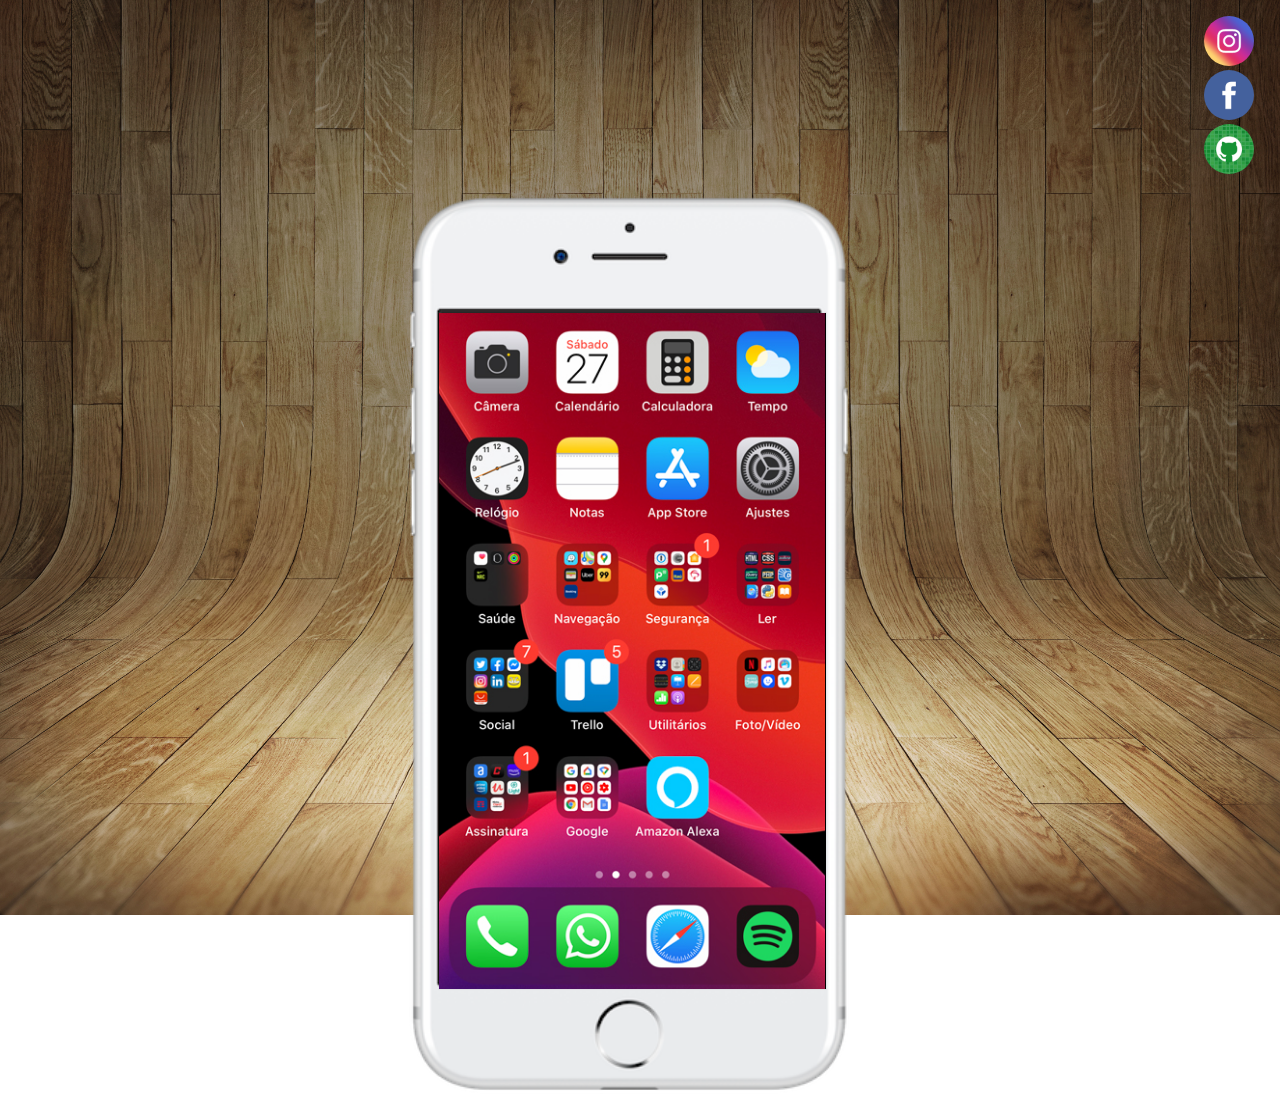
<file: index.html>
<!DOCTYPE html>
<html lang="pt-br">
<head>
    <meta charset="UTF-8">
    <meta name="viewport" content="width=device-width, initial-scale=1.0">
    <title>Redes Sociais</title>
    <link rel="stylesheet" href="style/style.css">
    <link rel="shortcut icon" href="favicon.ico" type="image/x-icon">
</head>
<body>
    <section id="redessociais">
            <ul>
                <li><a href="instagram.html" target="telacel" class="imagens">
                    <img src="imagens/logo-instagram.jpg" alt="" class="logos">
                </a></li>
                <li><a href="facebook.html" target="telacel">
                    <img src="imagens/logo-facebook.jpg" alt="" class="logos">
                </a></li>
                <li><a href="">
                    <img src="imagens/logo-github.jpg" alt="" class="logos">
                </a></li>
            </ul>
        </section>
    <main>
        
        <section class="telefone">
            <iframe class="tela" name="telacel" src="home.html" frameborder="0"></iframe>
        </section>
    </main>
</body>
</html>
</file>
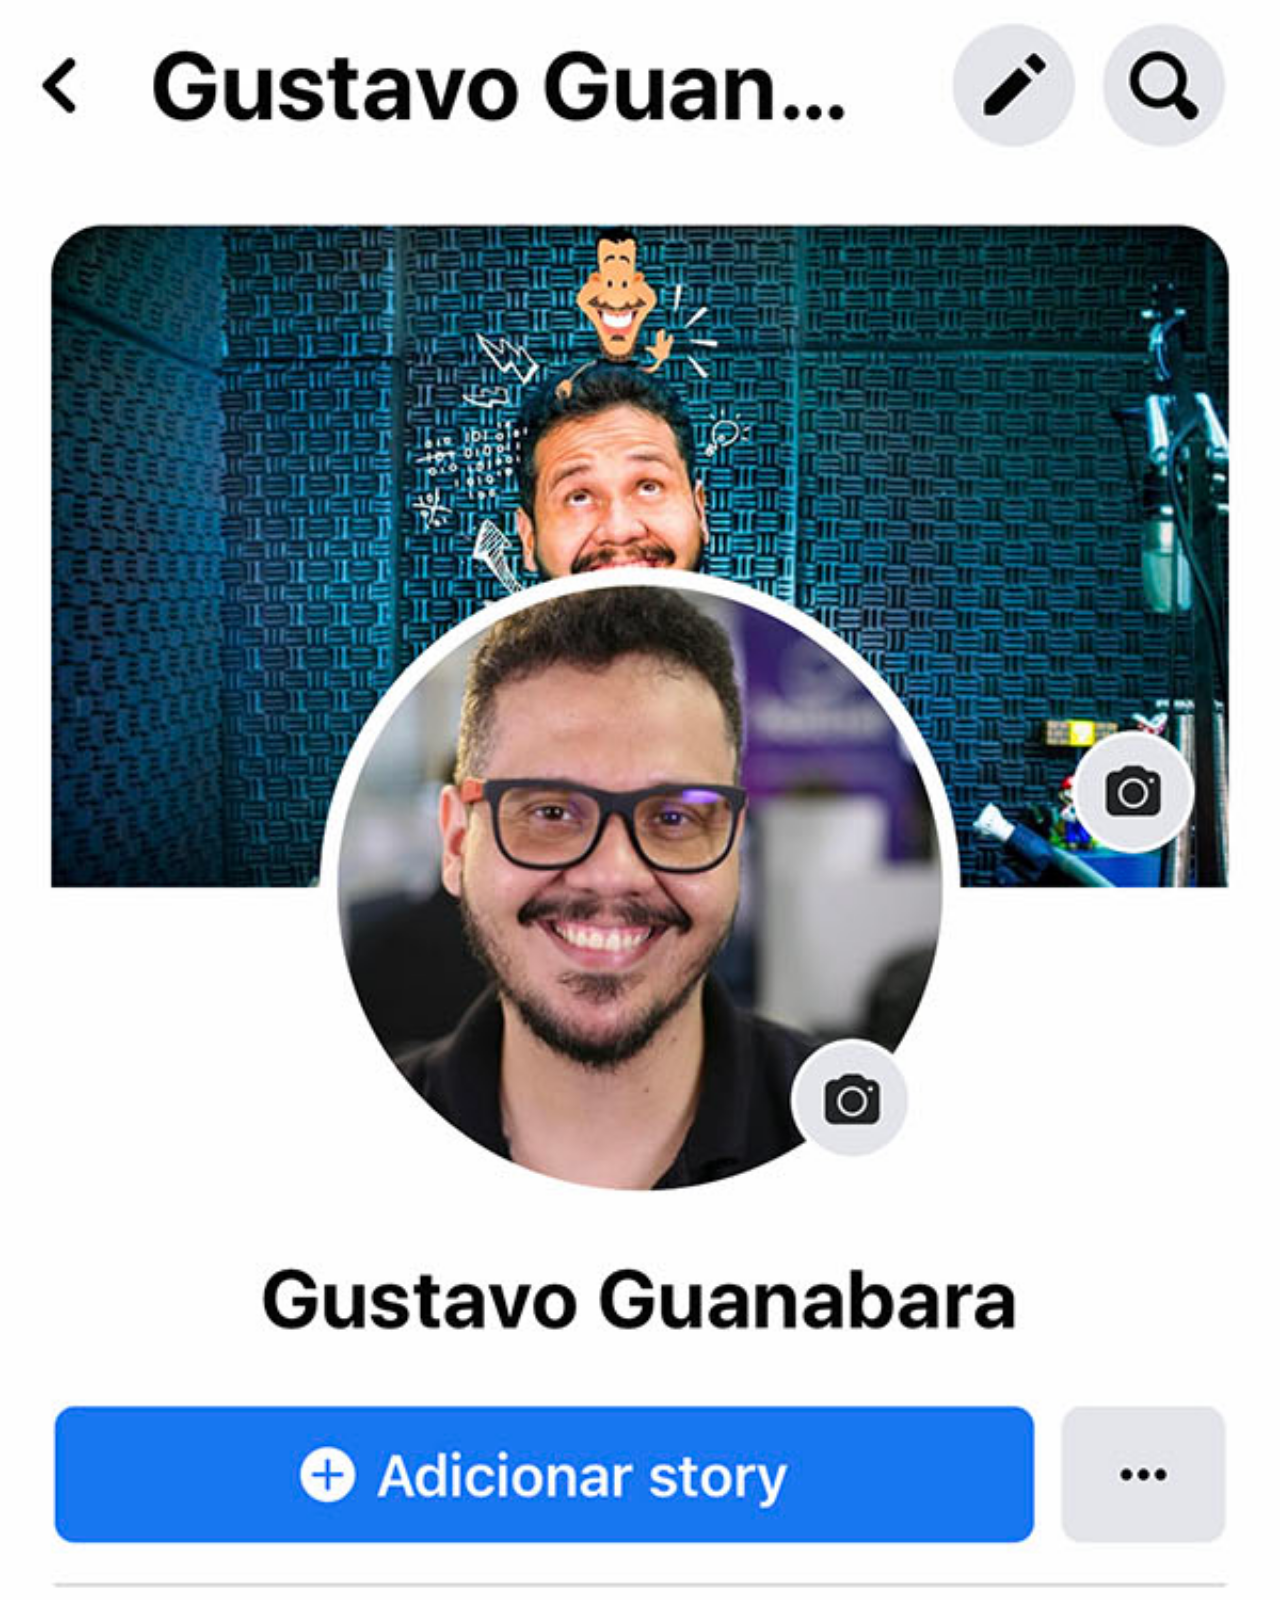
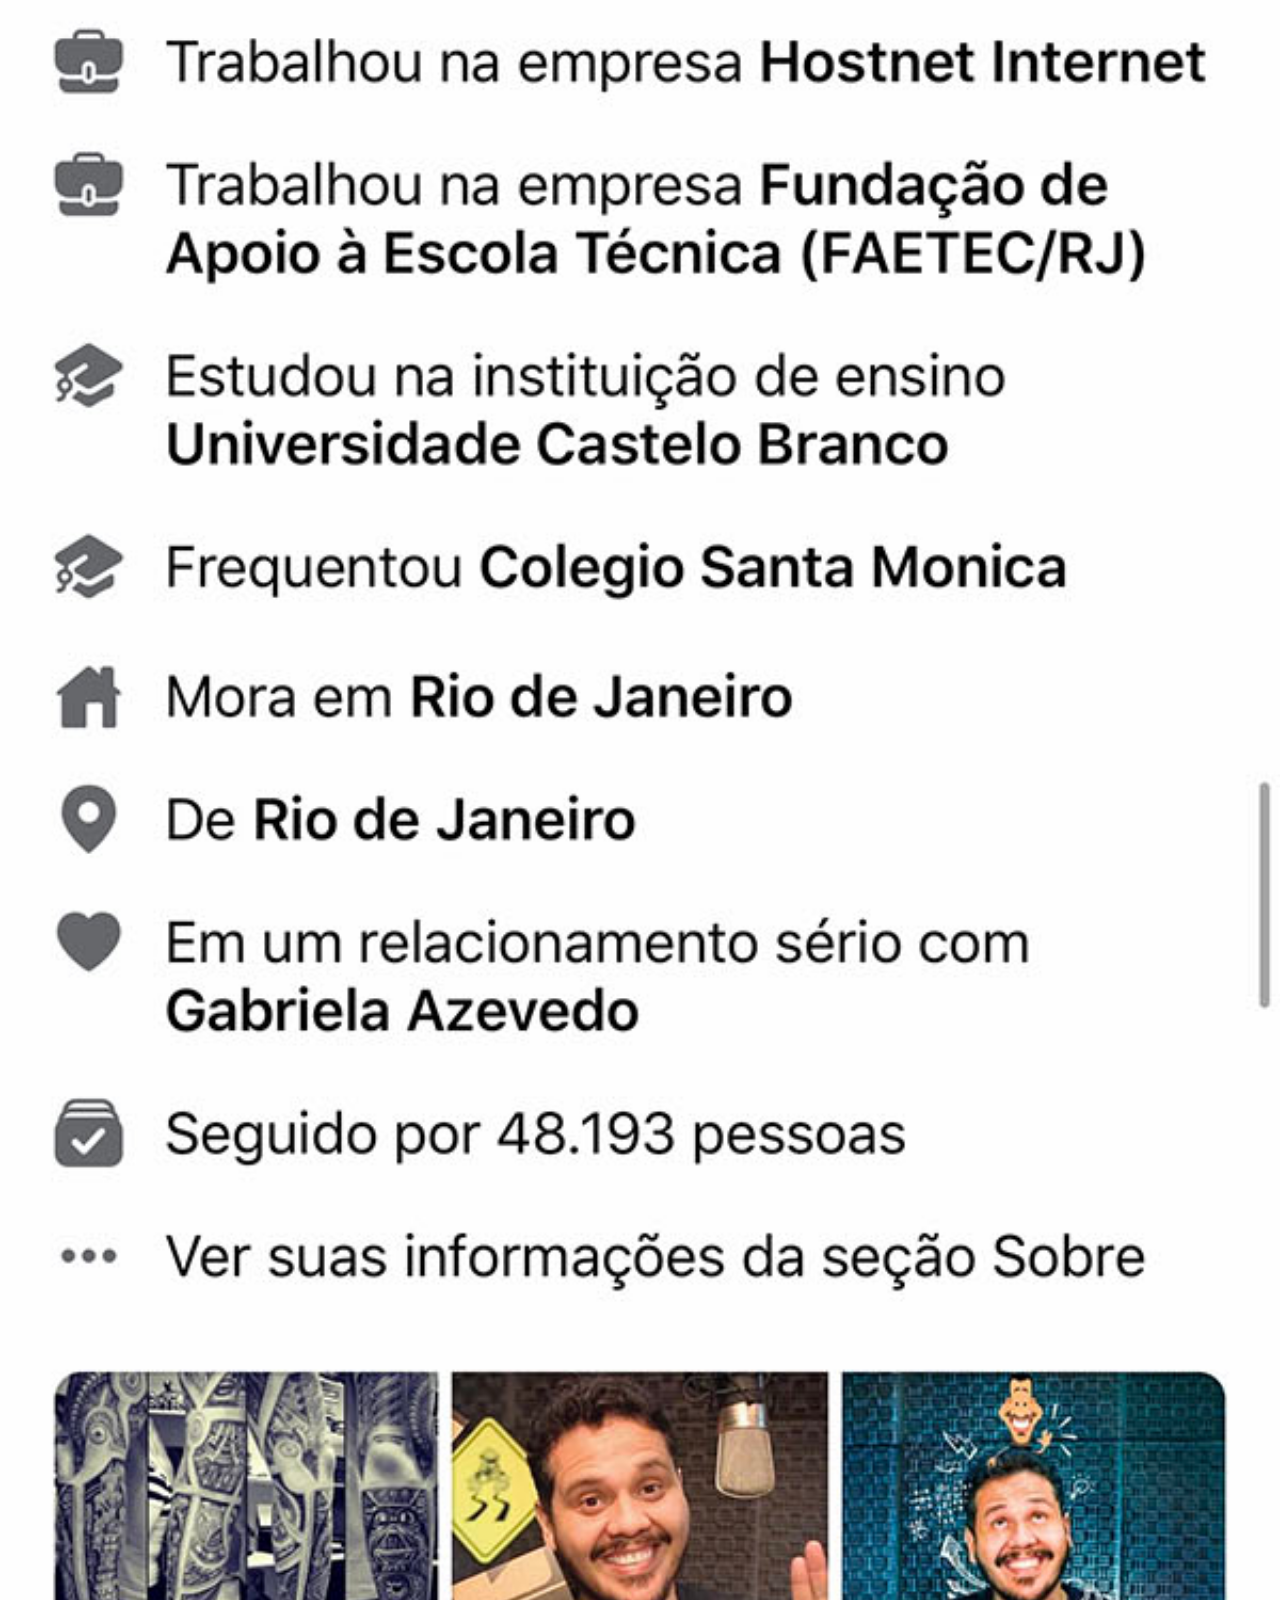
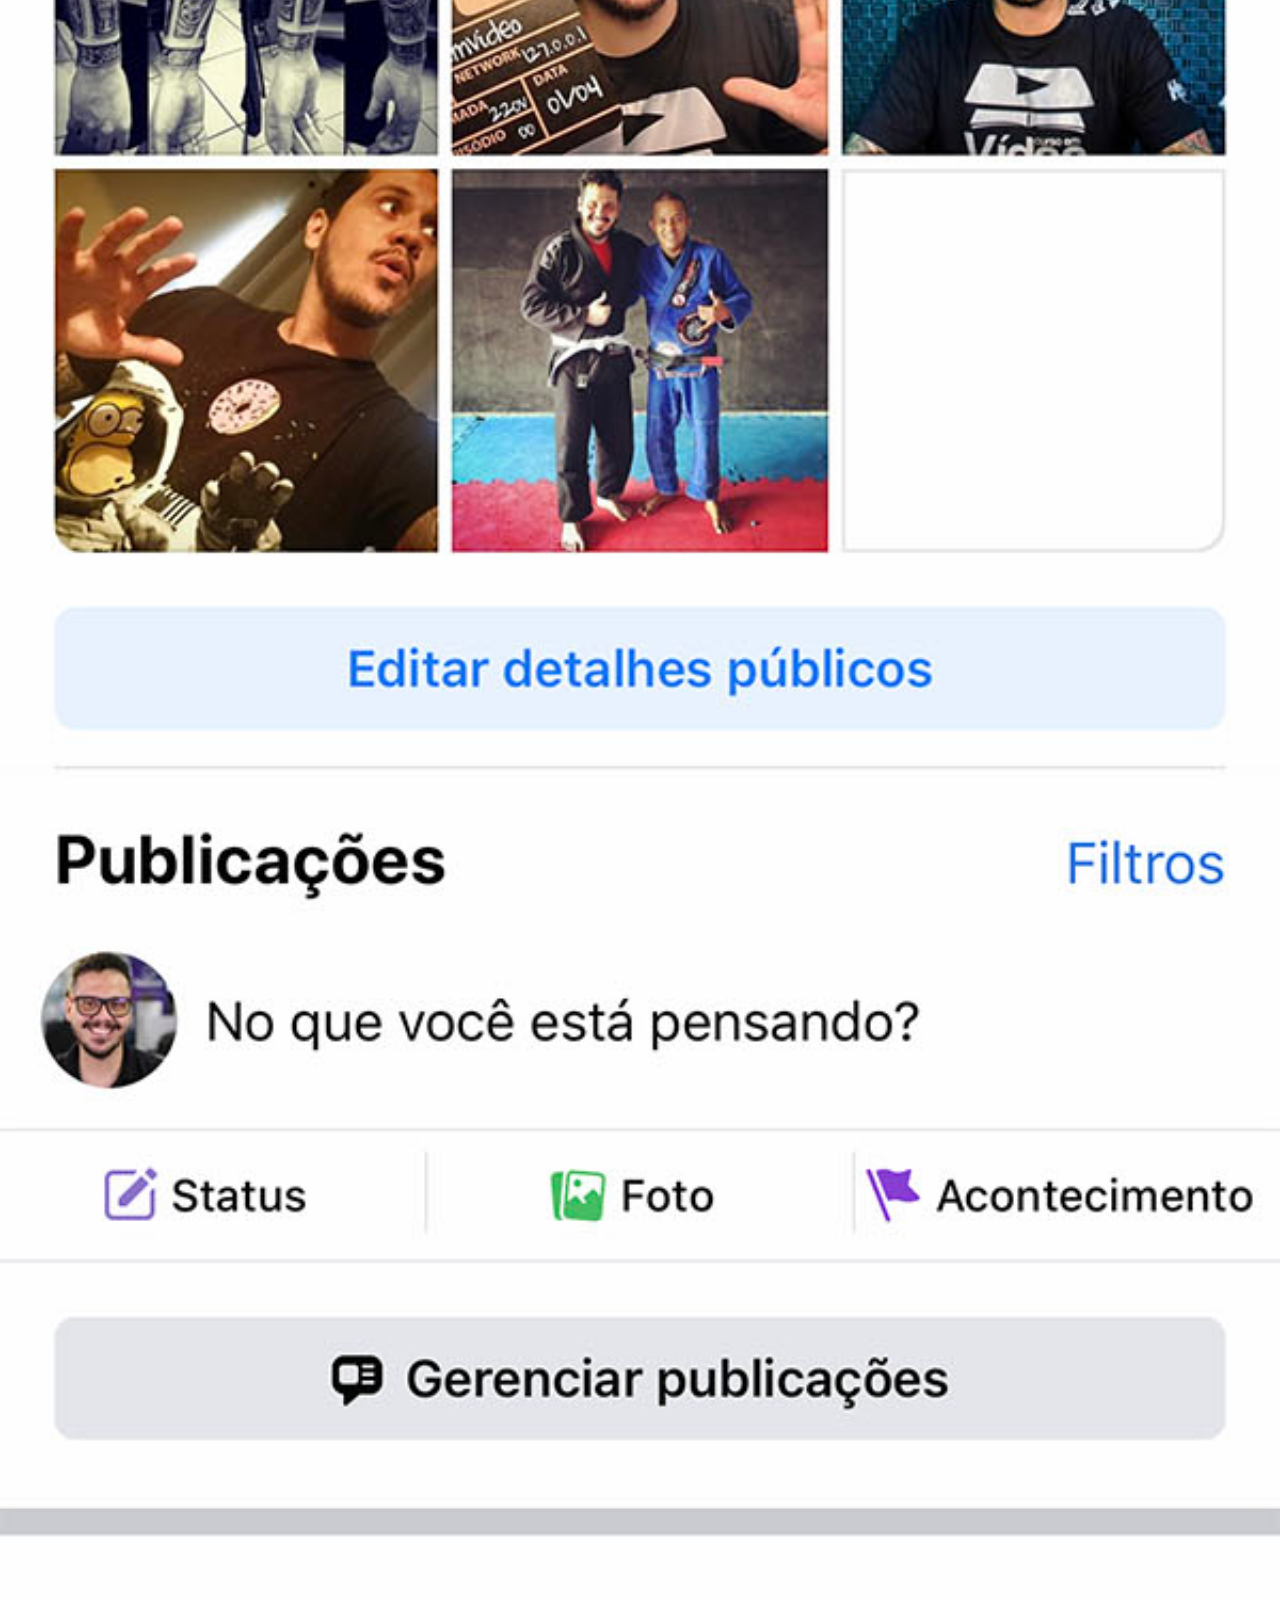
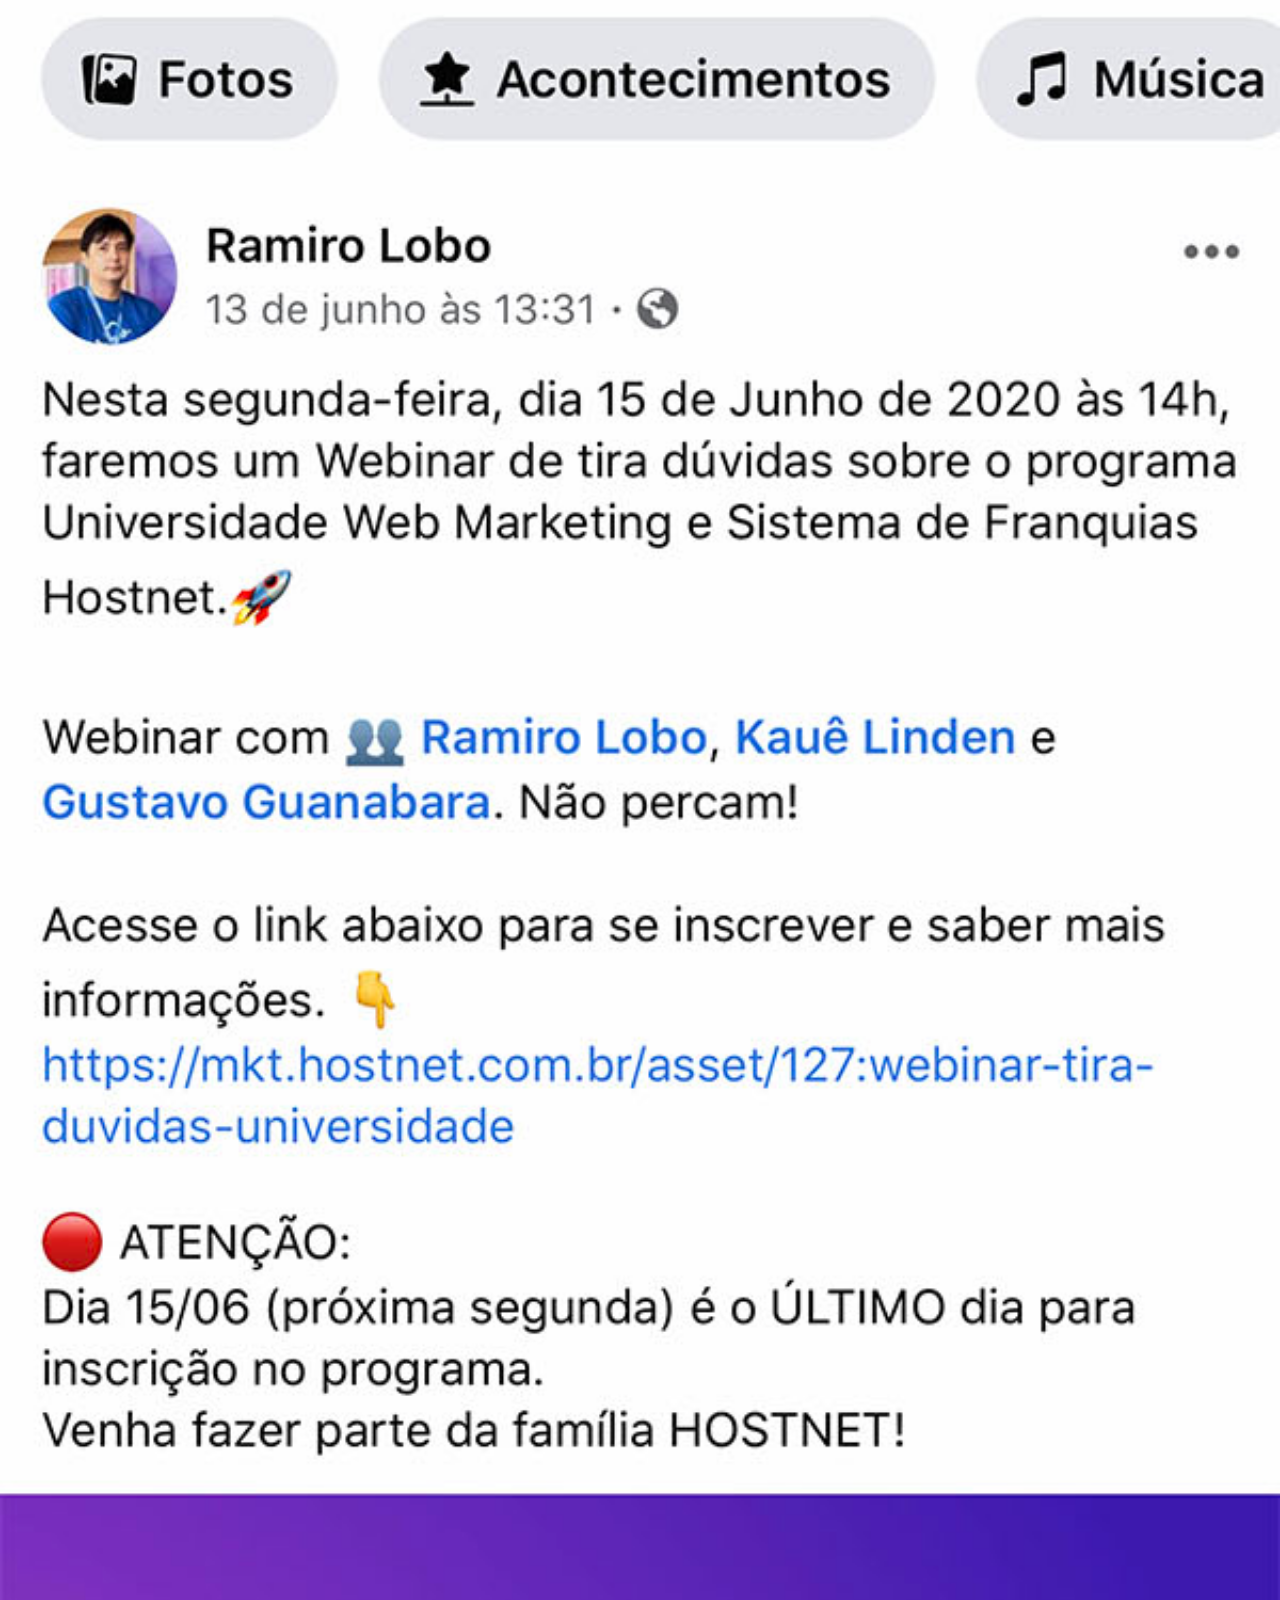
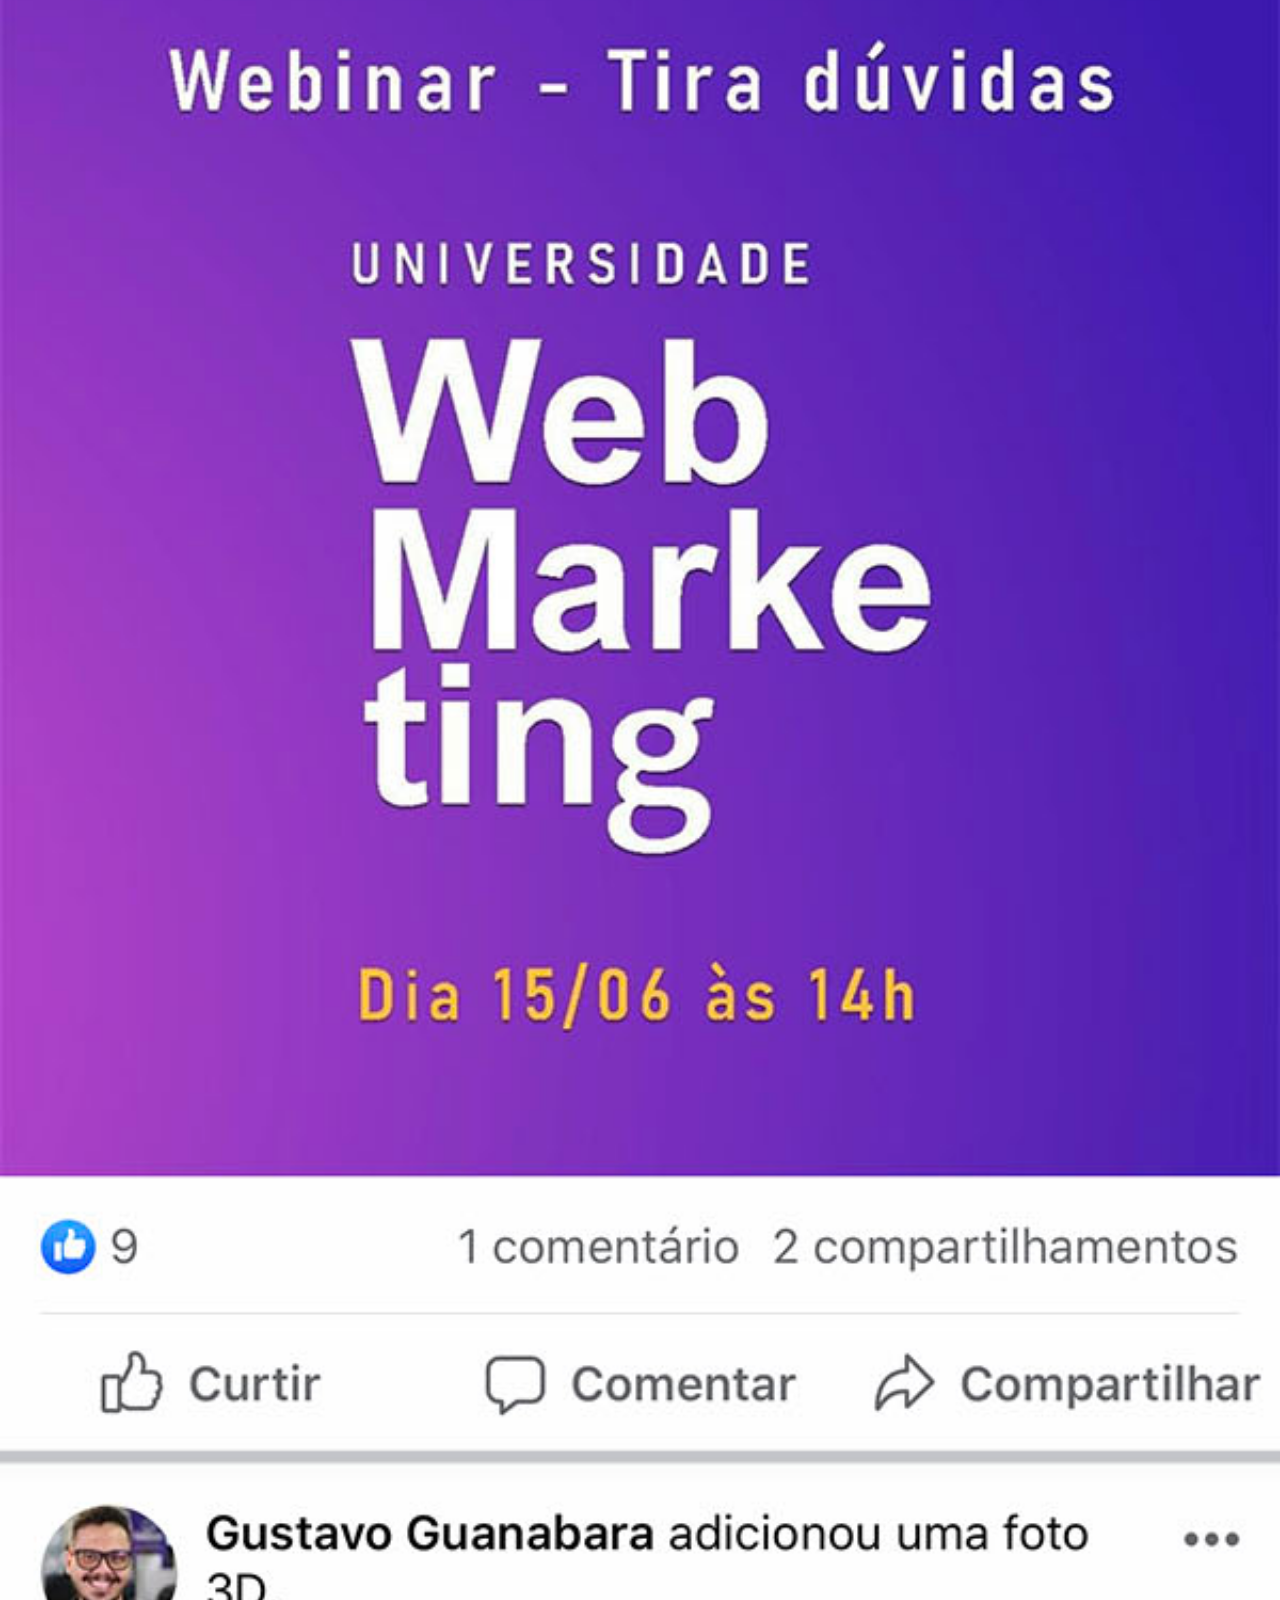
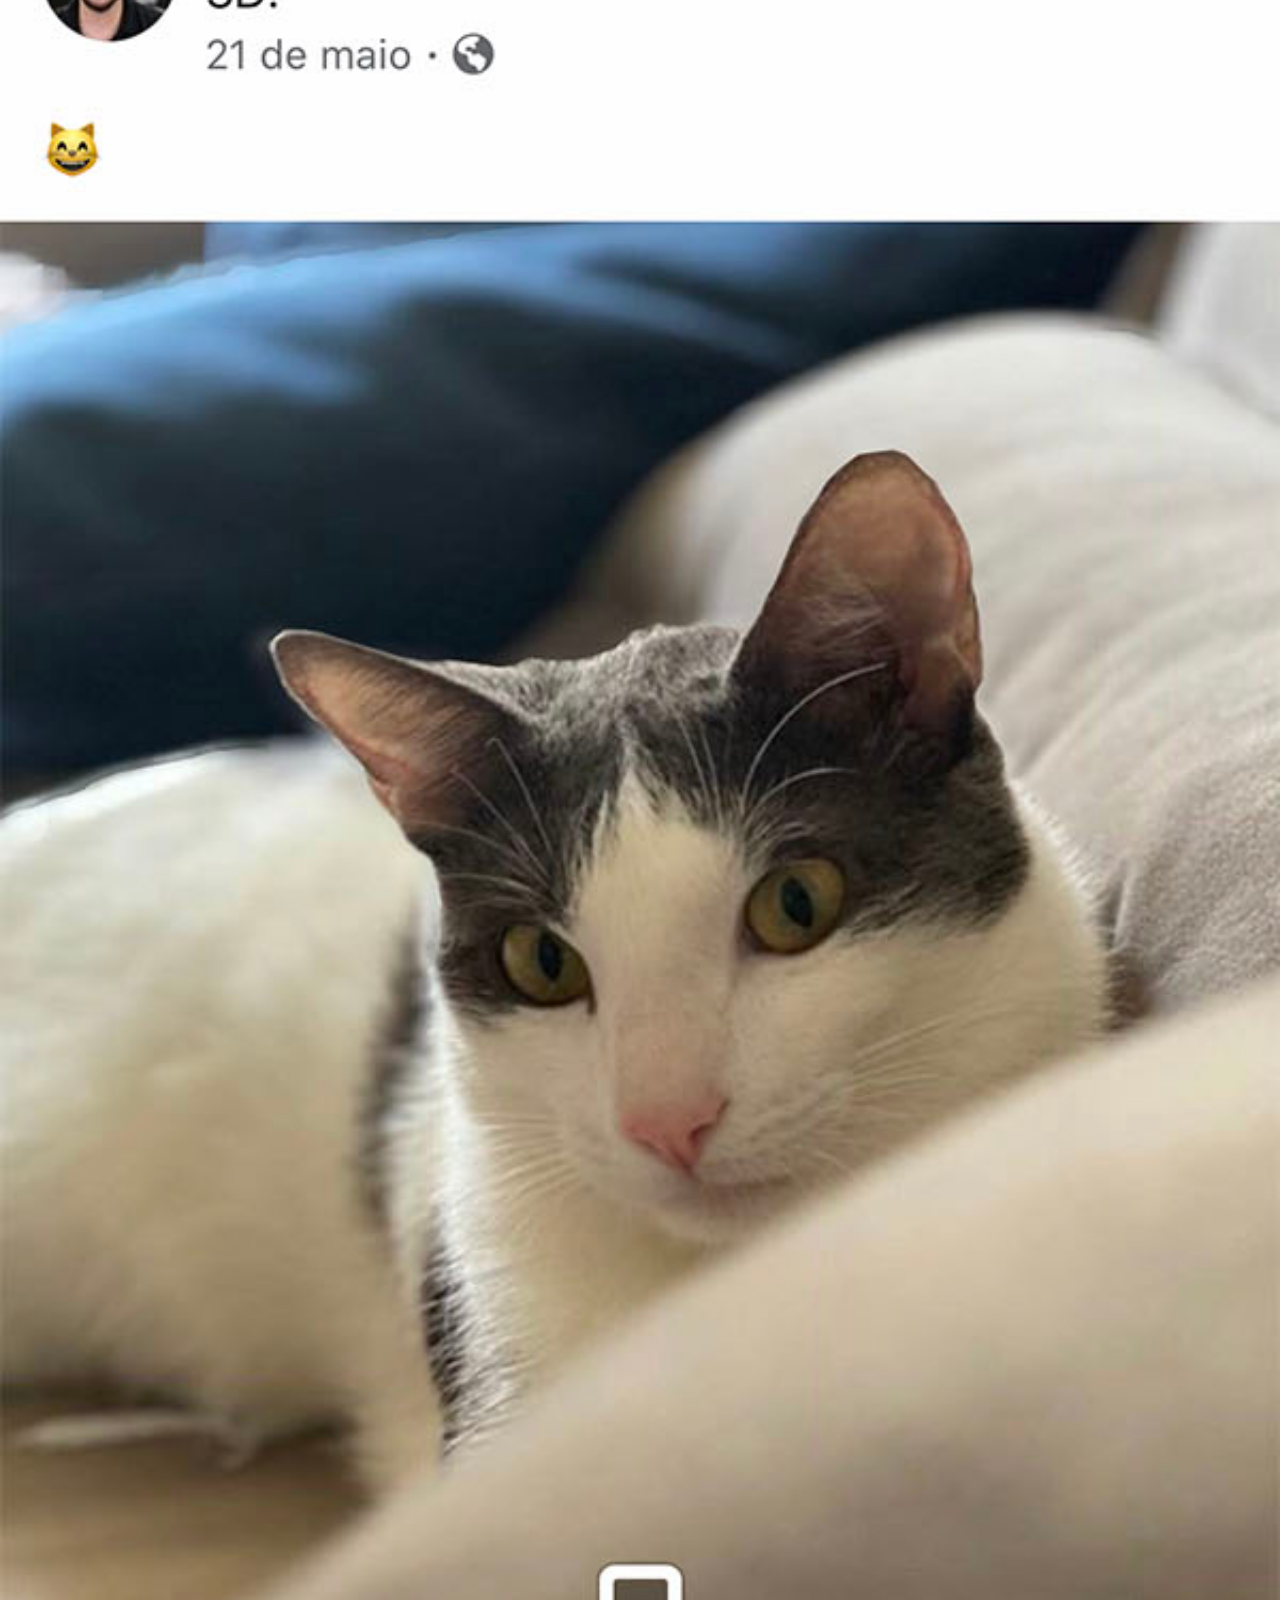
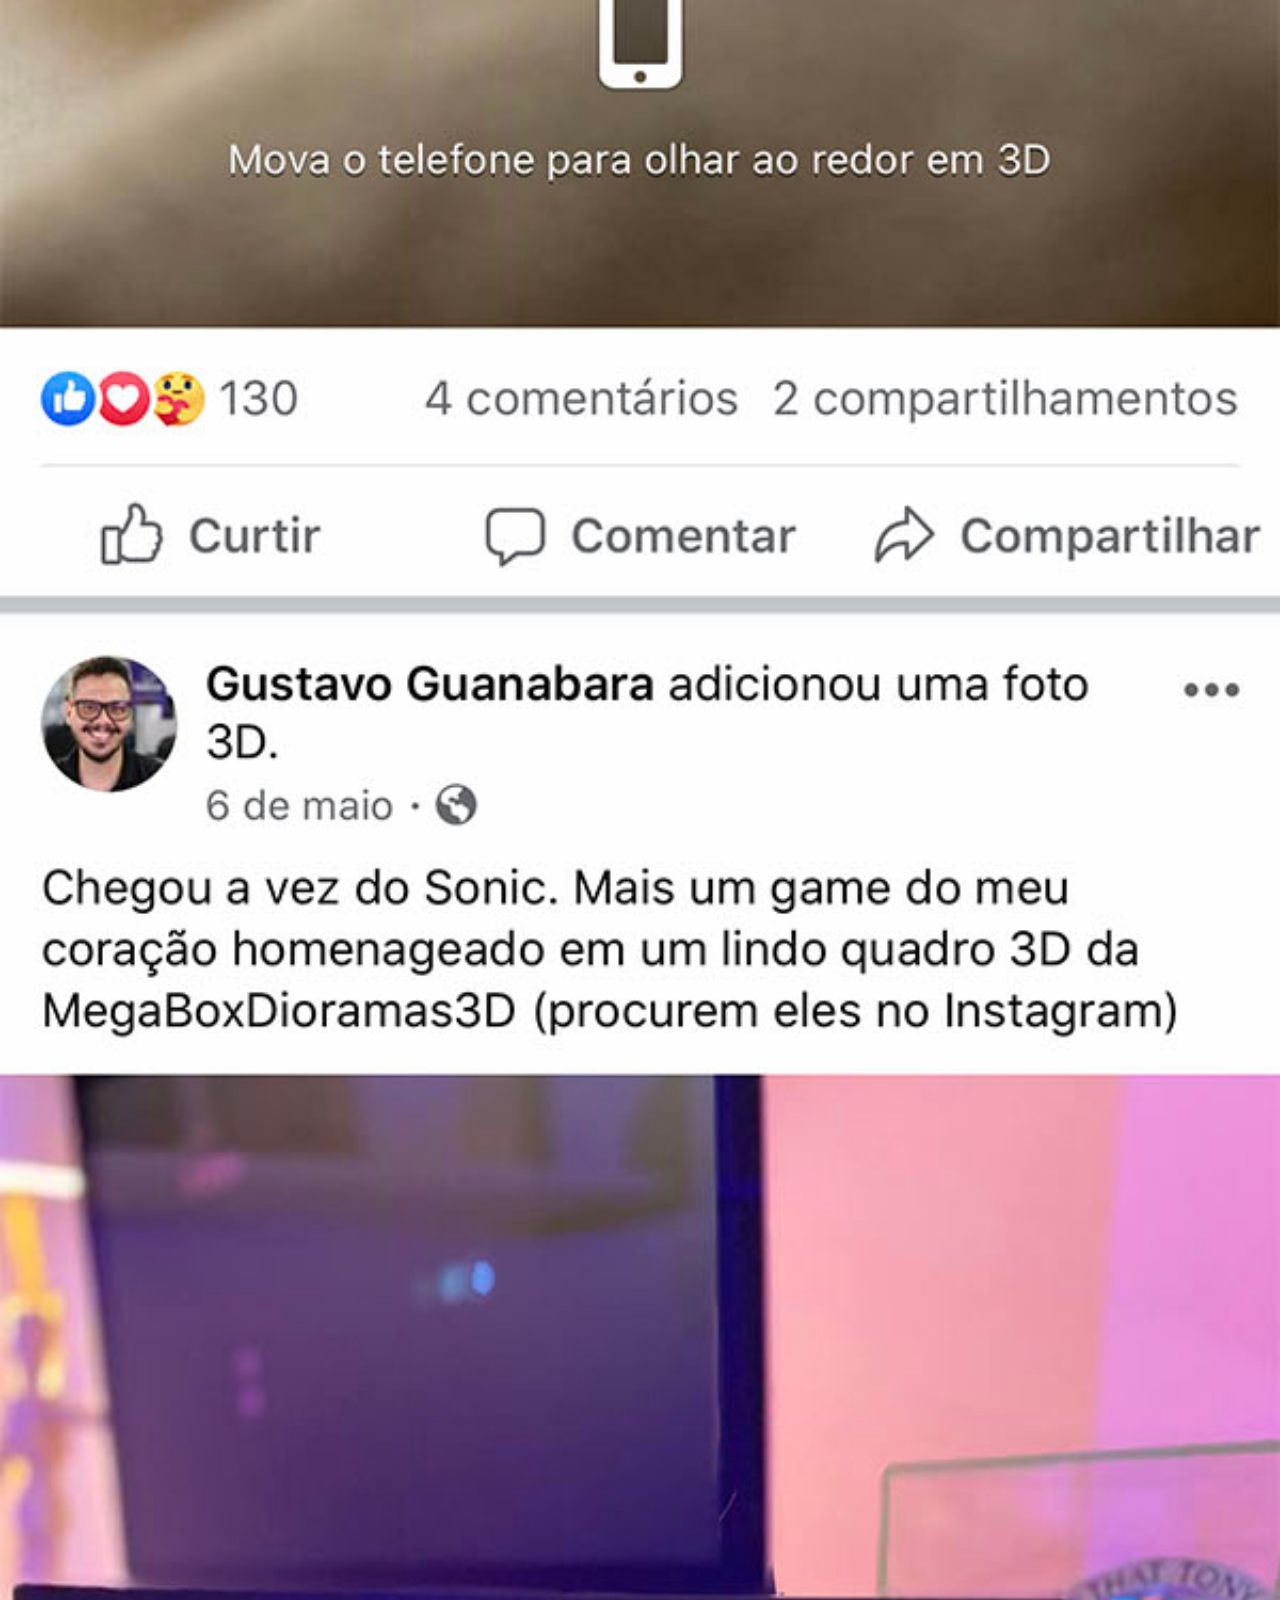
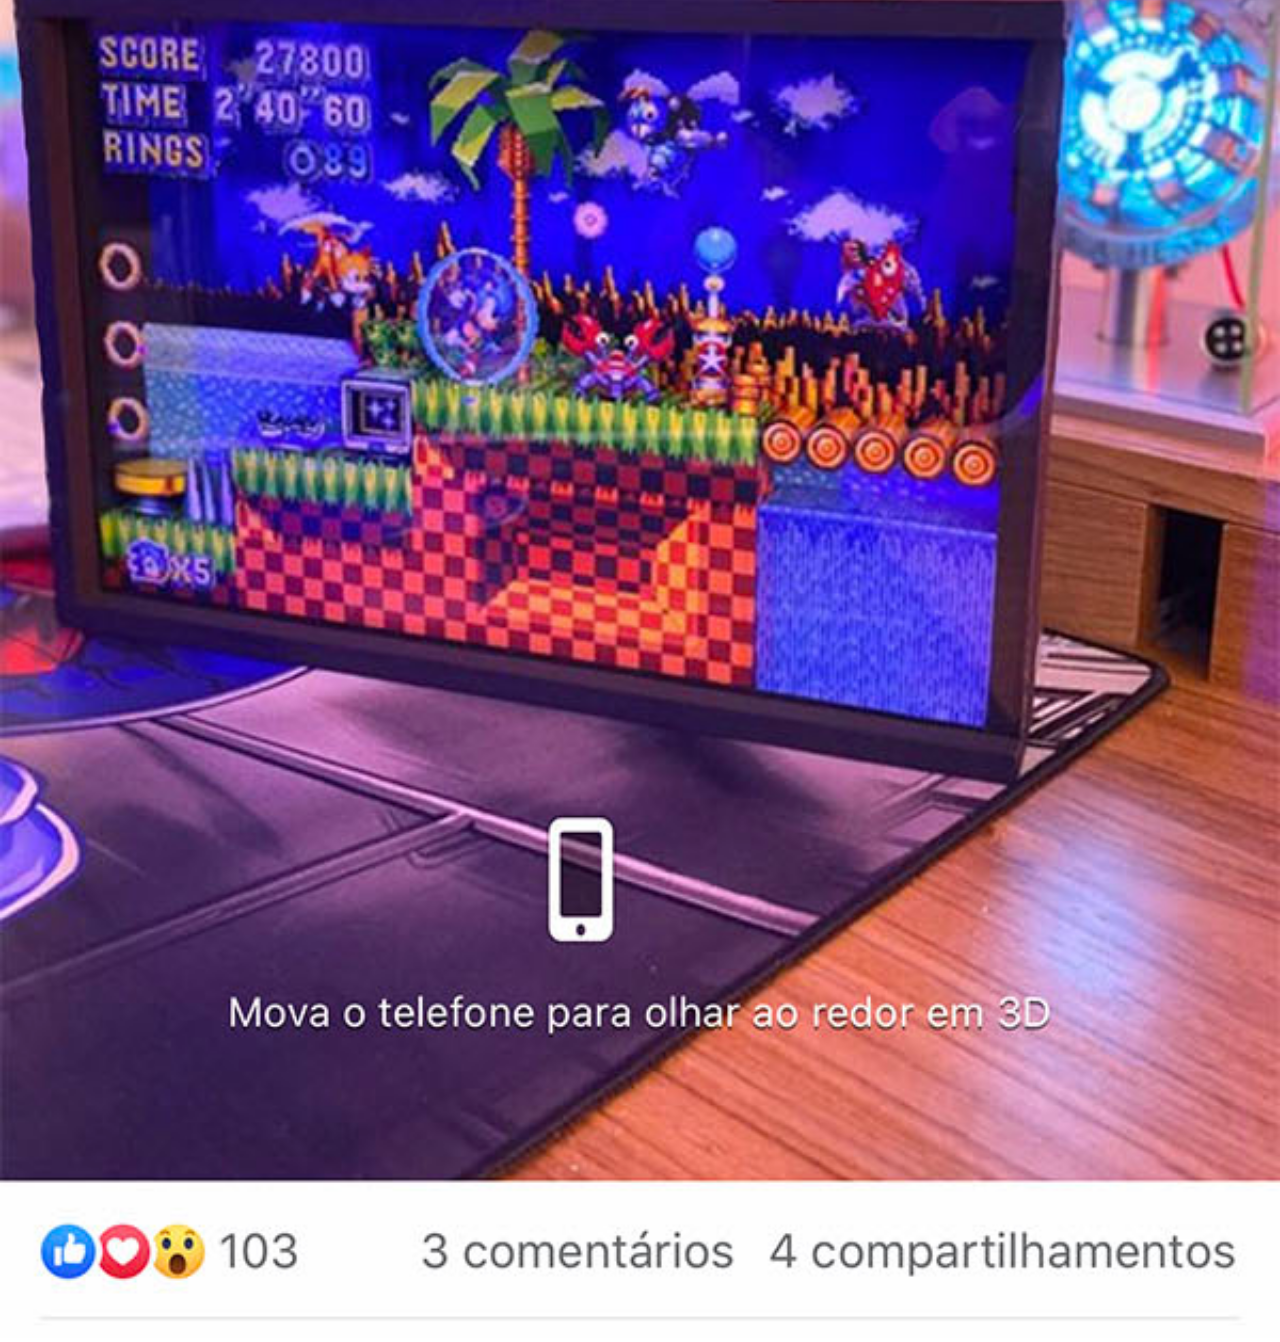
<file: facebook.html>
<!DOCTYPE html>
<html lang="en">
<head>
    <meta charset="UTF-8">
    <meta name="viewport" content="width=device-width, initial-scale=1.0">
    <title>facebook.html</title>

    <style>
        *{
            margin: 0;
            padding: 0;
        }
        
        ::-webkit-scrollbar{
            height: 0;
            width: 0;
        }

        img{
            width: 100vw;
        }
    </style>
</head>
<body>
    <img src="imagens/tela-facebook.jpg" alt="">
</body>
</html>
</file>
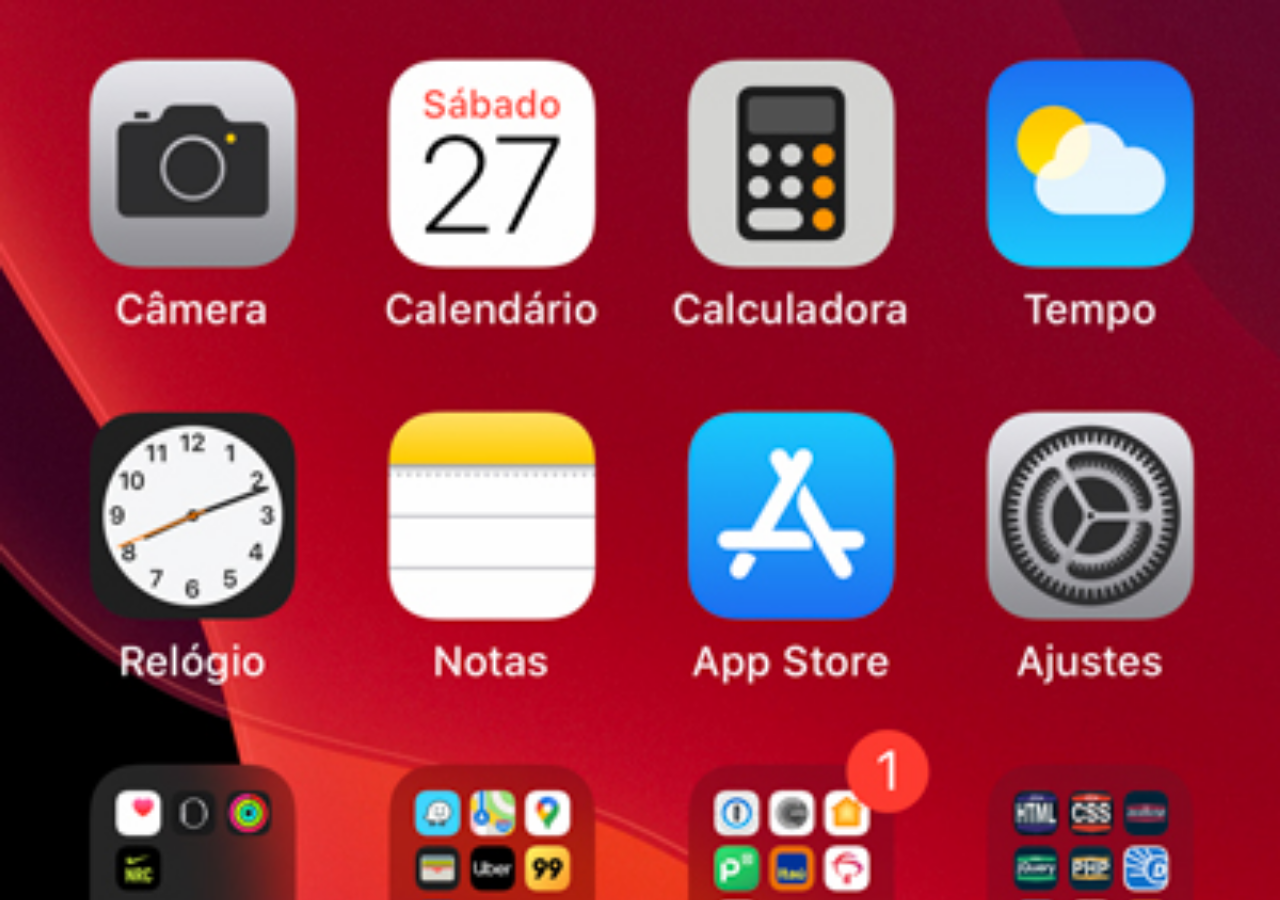
<file: home.html>
<!DOCTYPE html>
<html lang="en">
<head>
    <meta charset="UTF-8">
    <meta name="viewport" content="width=device-width, initial-scale=1.0">
    <title>Document</title>

    <style>
        *{
            margin: 0;
            padding: 0;
        }

        body{
            height: 100vh;
            width: 100vh;

            background-image: url(imagens/tela-home.jpg);
            background: black url(imagens/tela-home.jpg) no-repeat top center;
            background-size: cover;
        }
    </style>
</head>
<body>
    
</body>
</html>
</file>
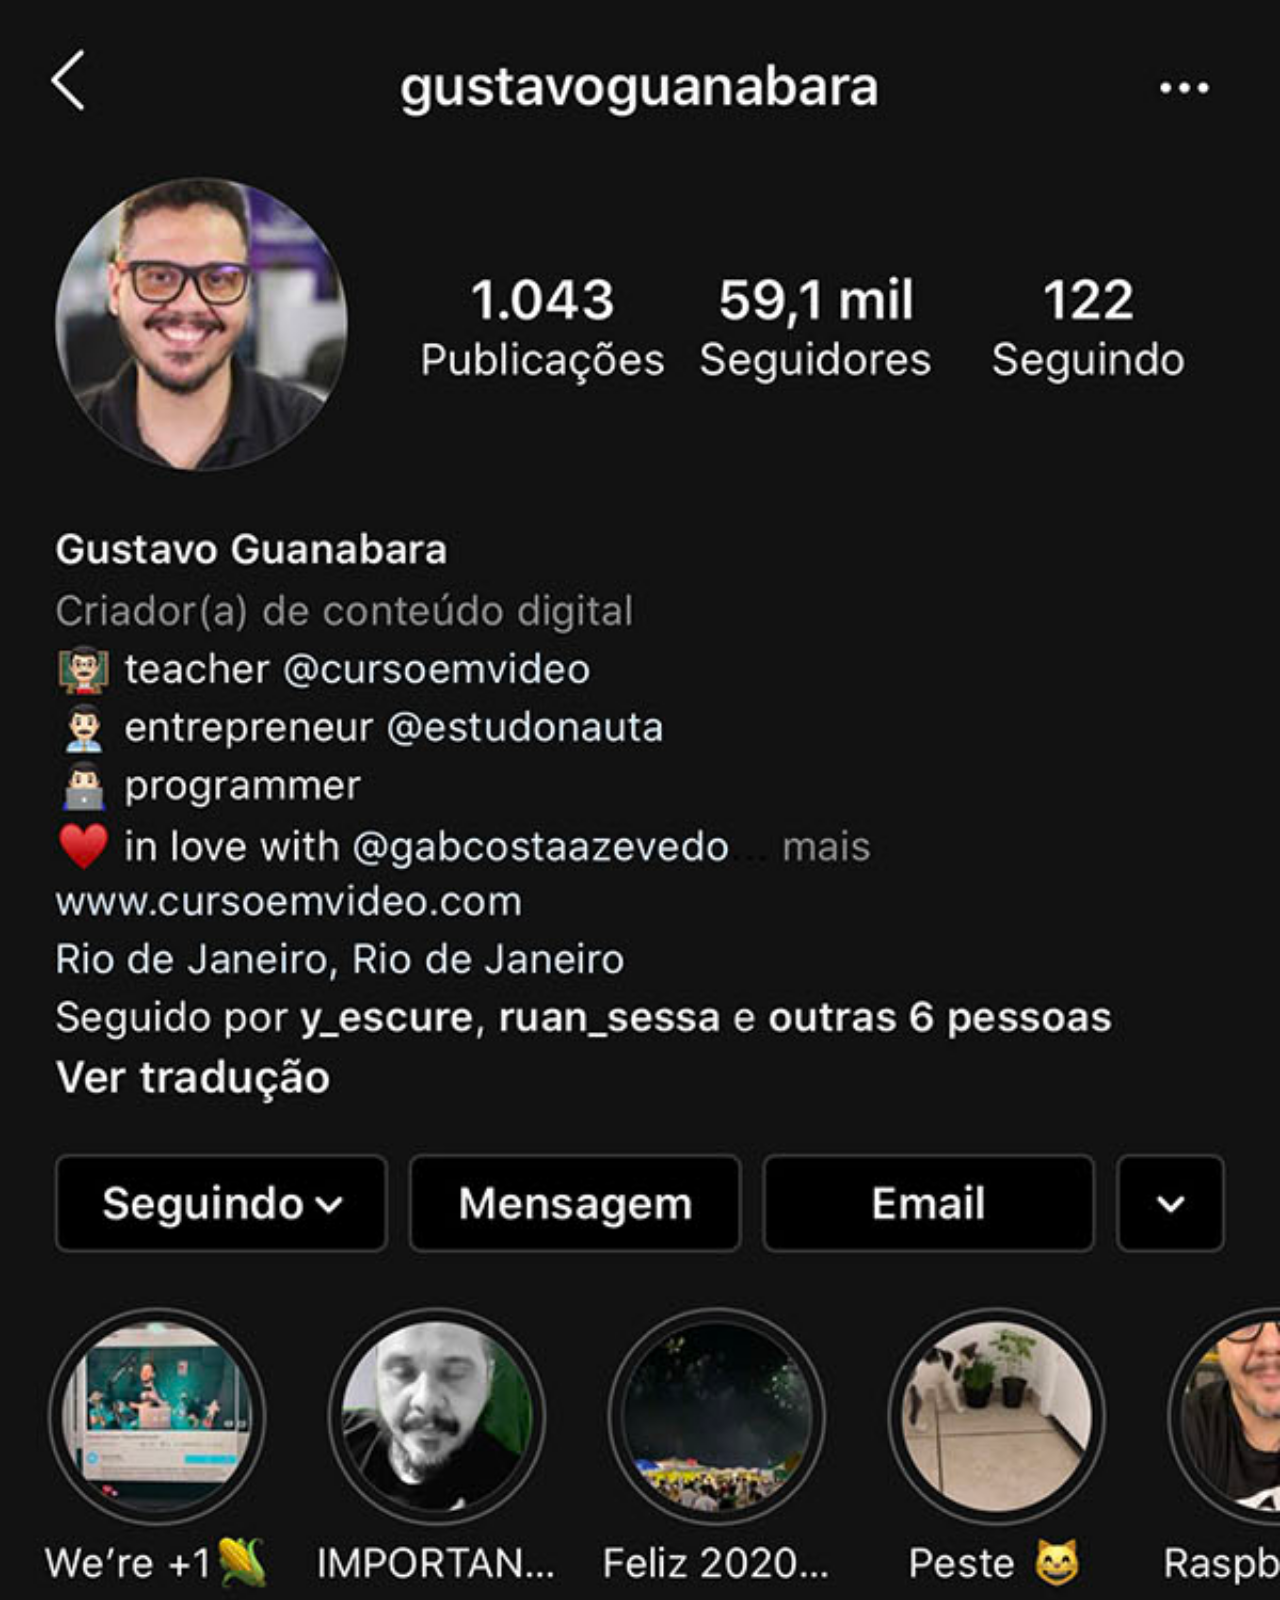
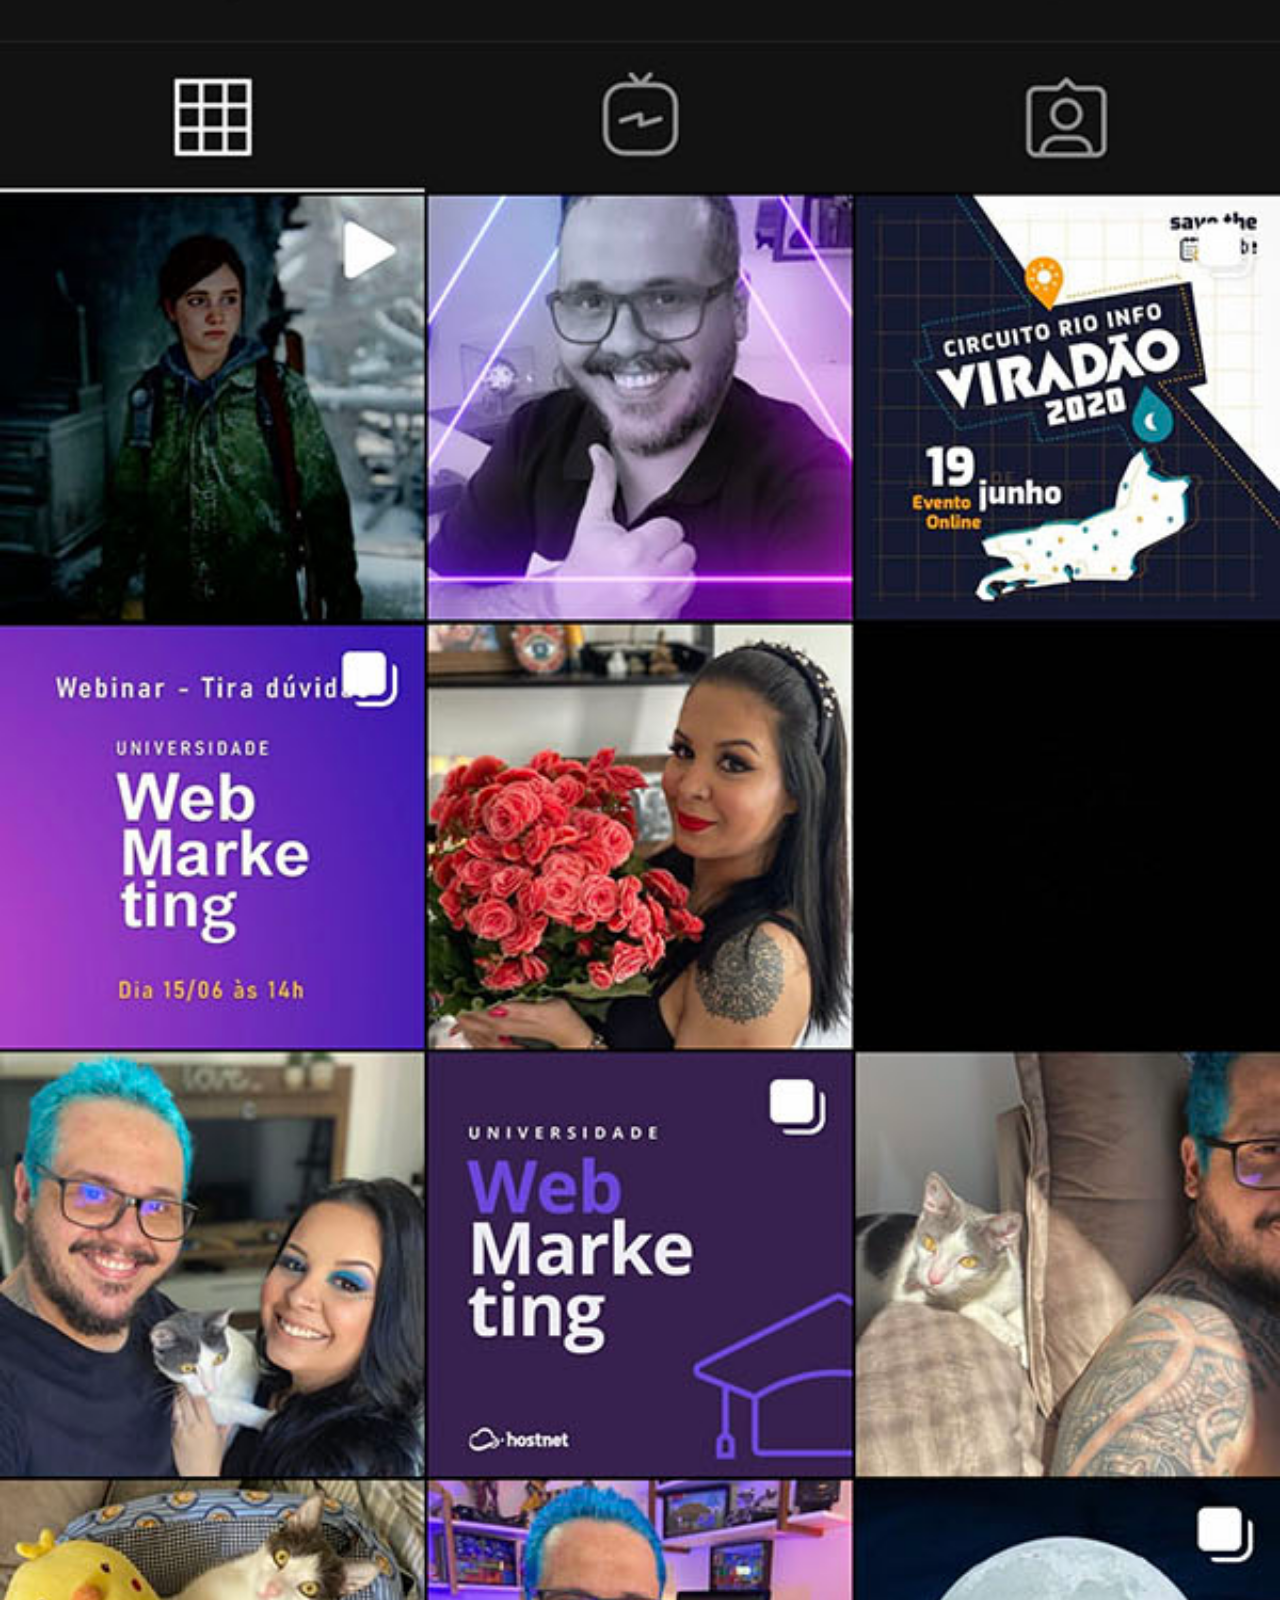
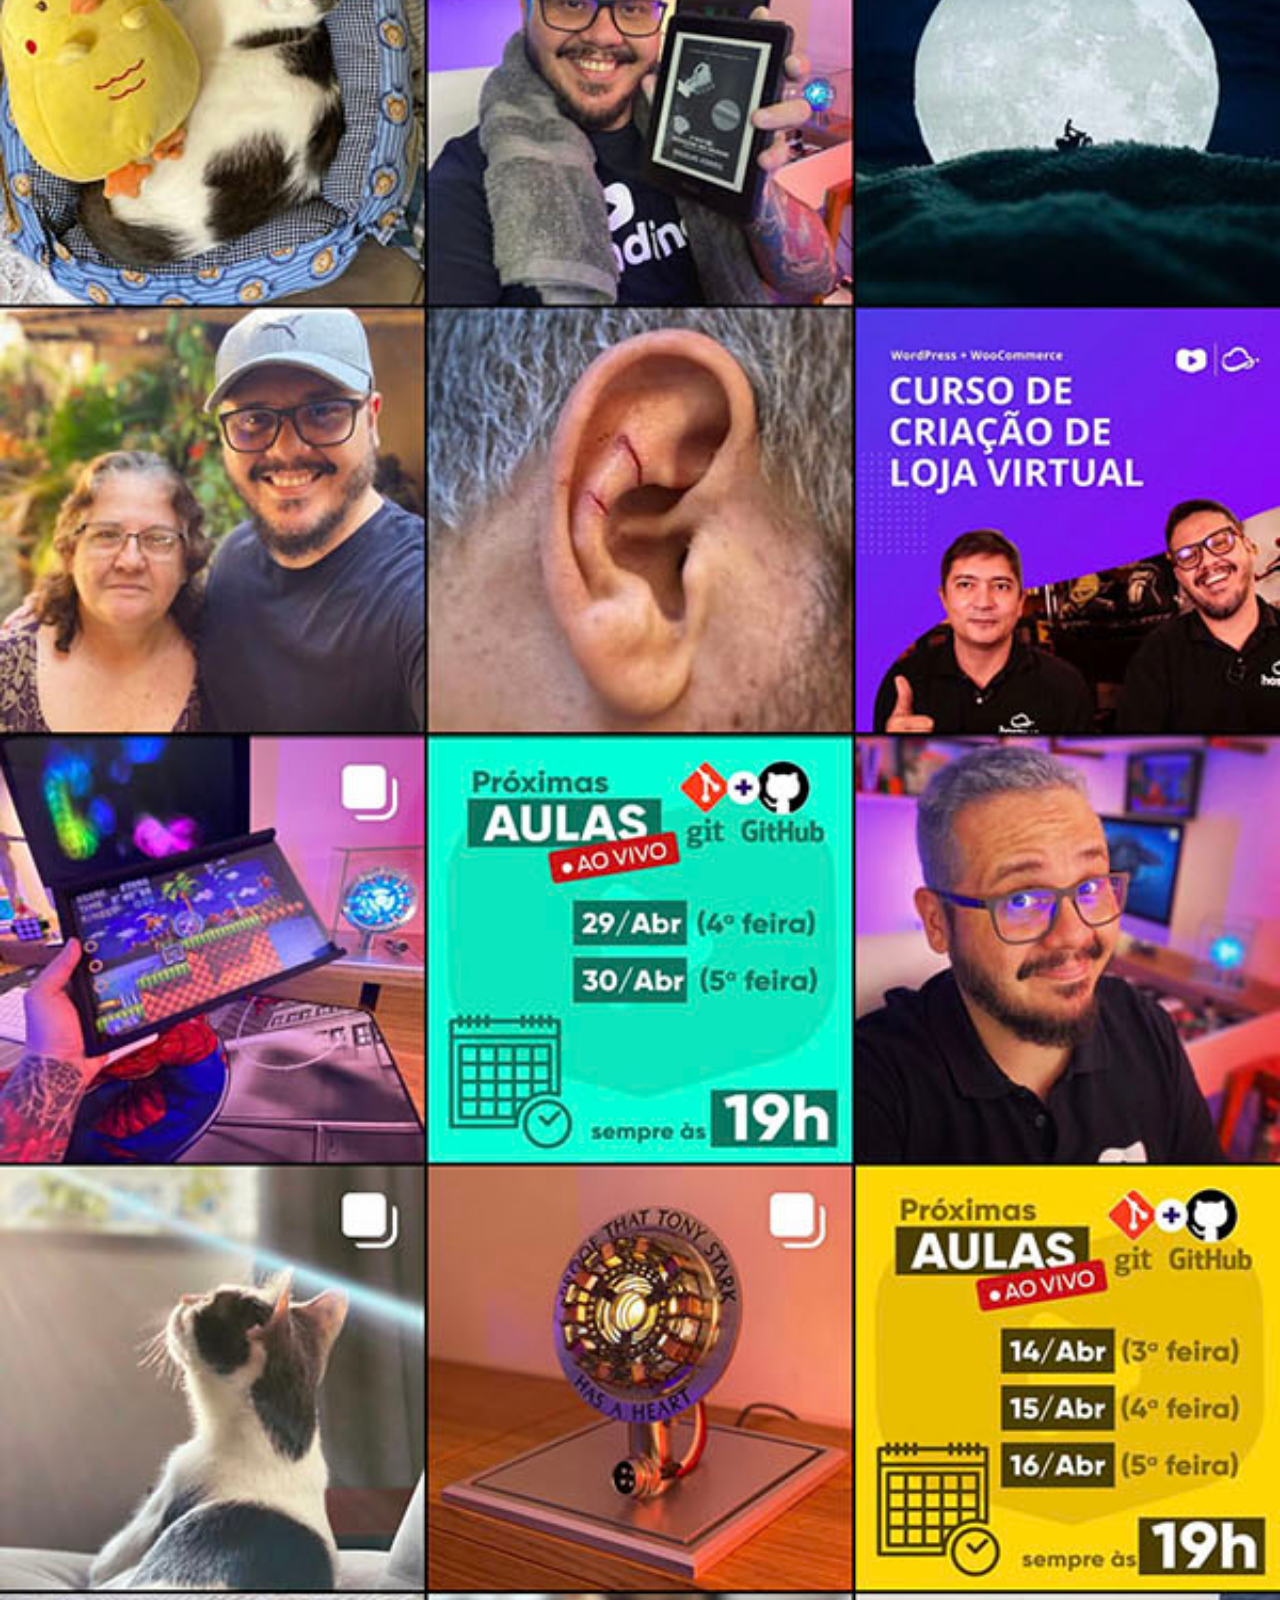
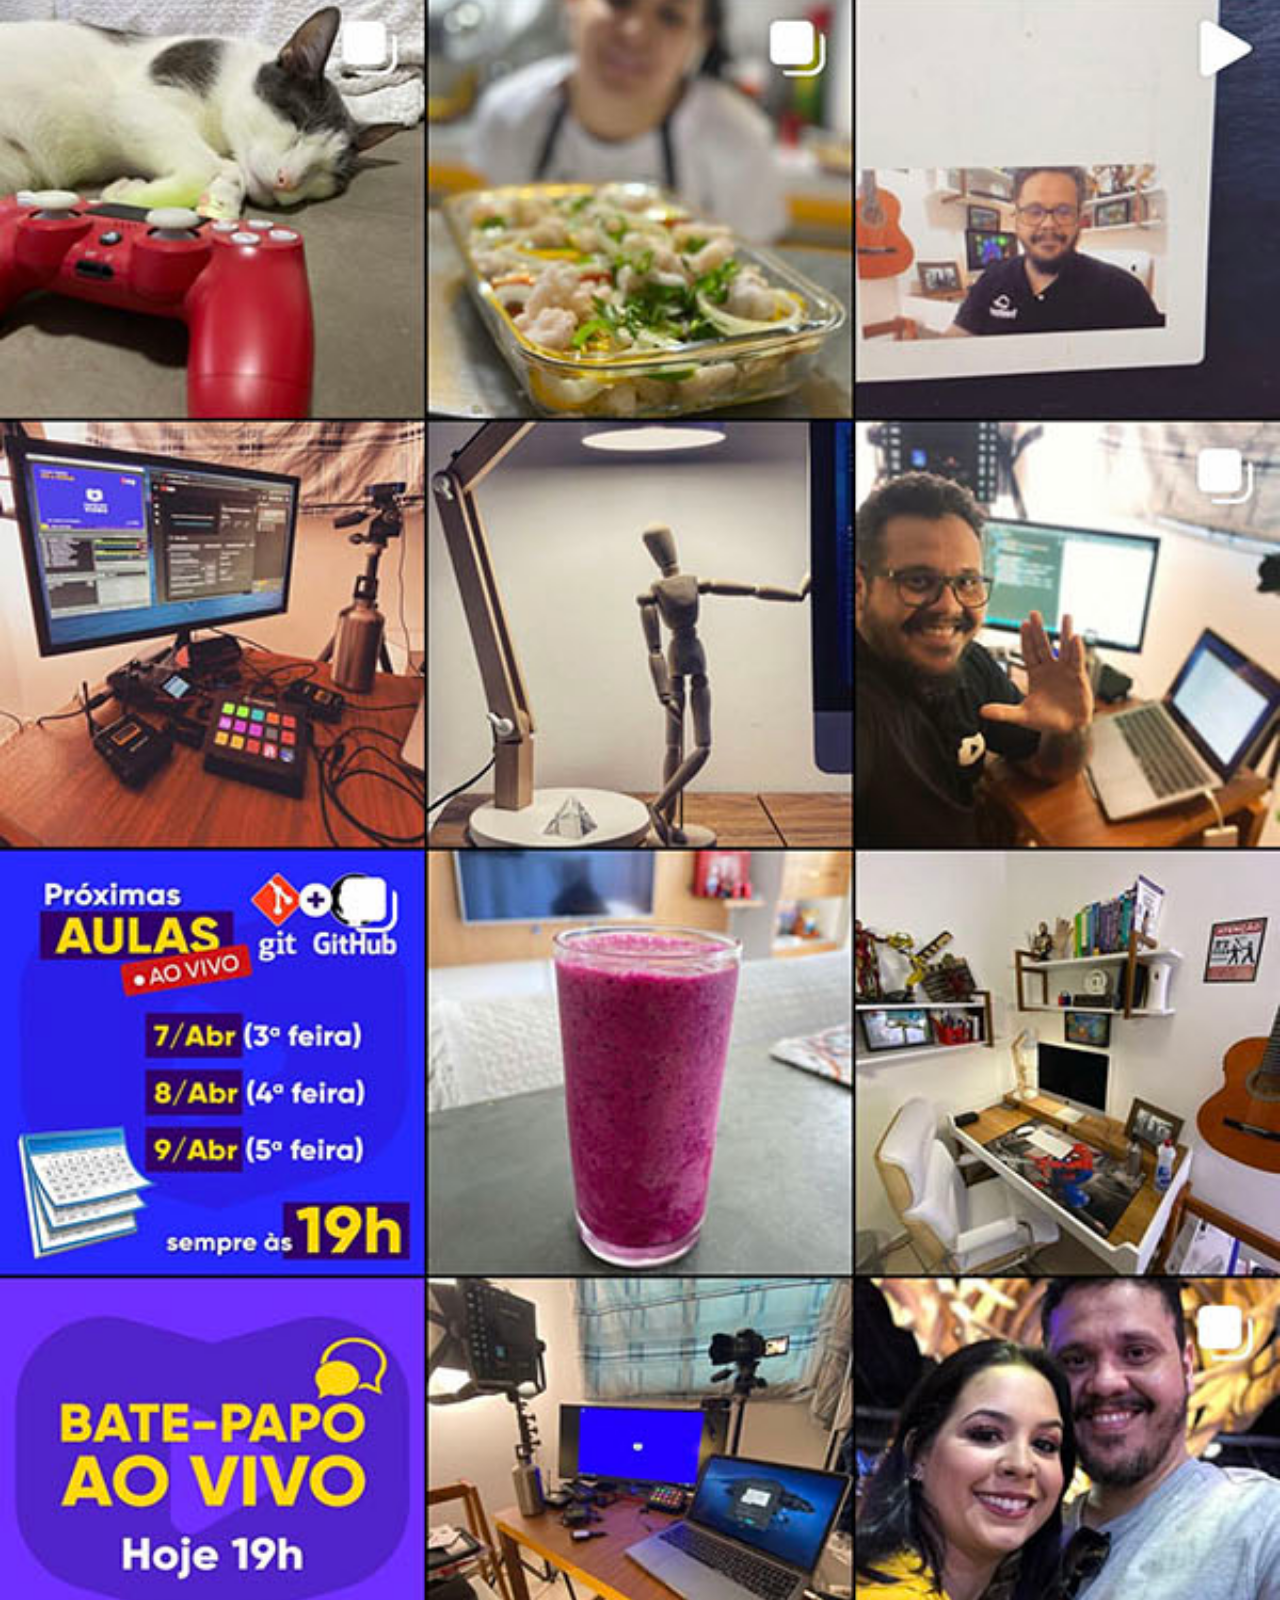
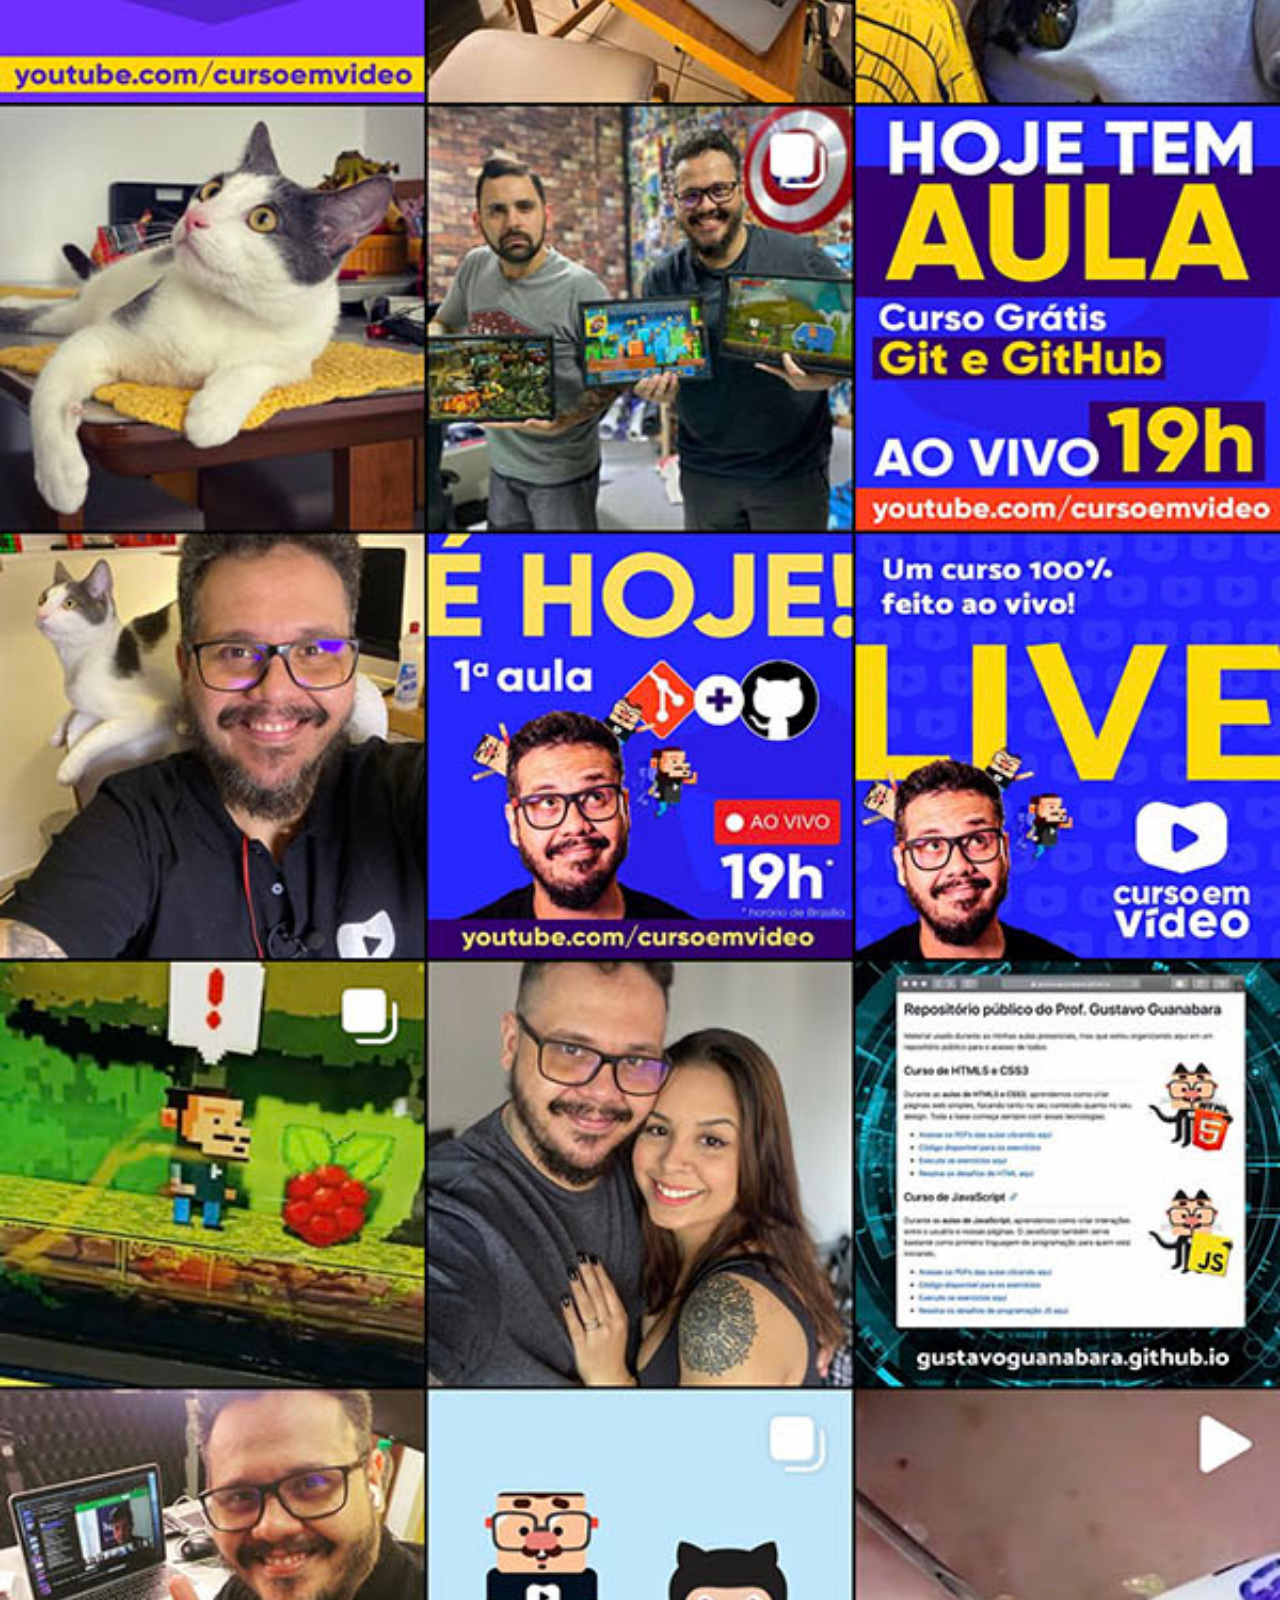
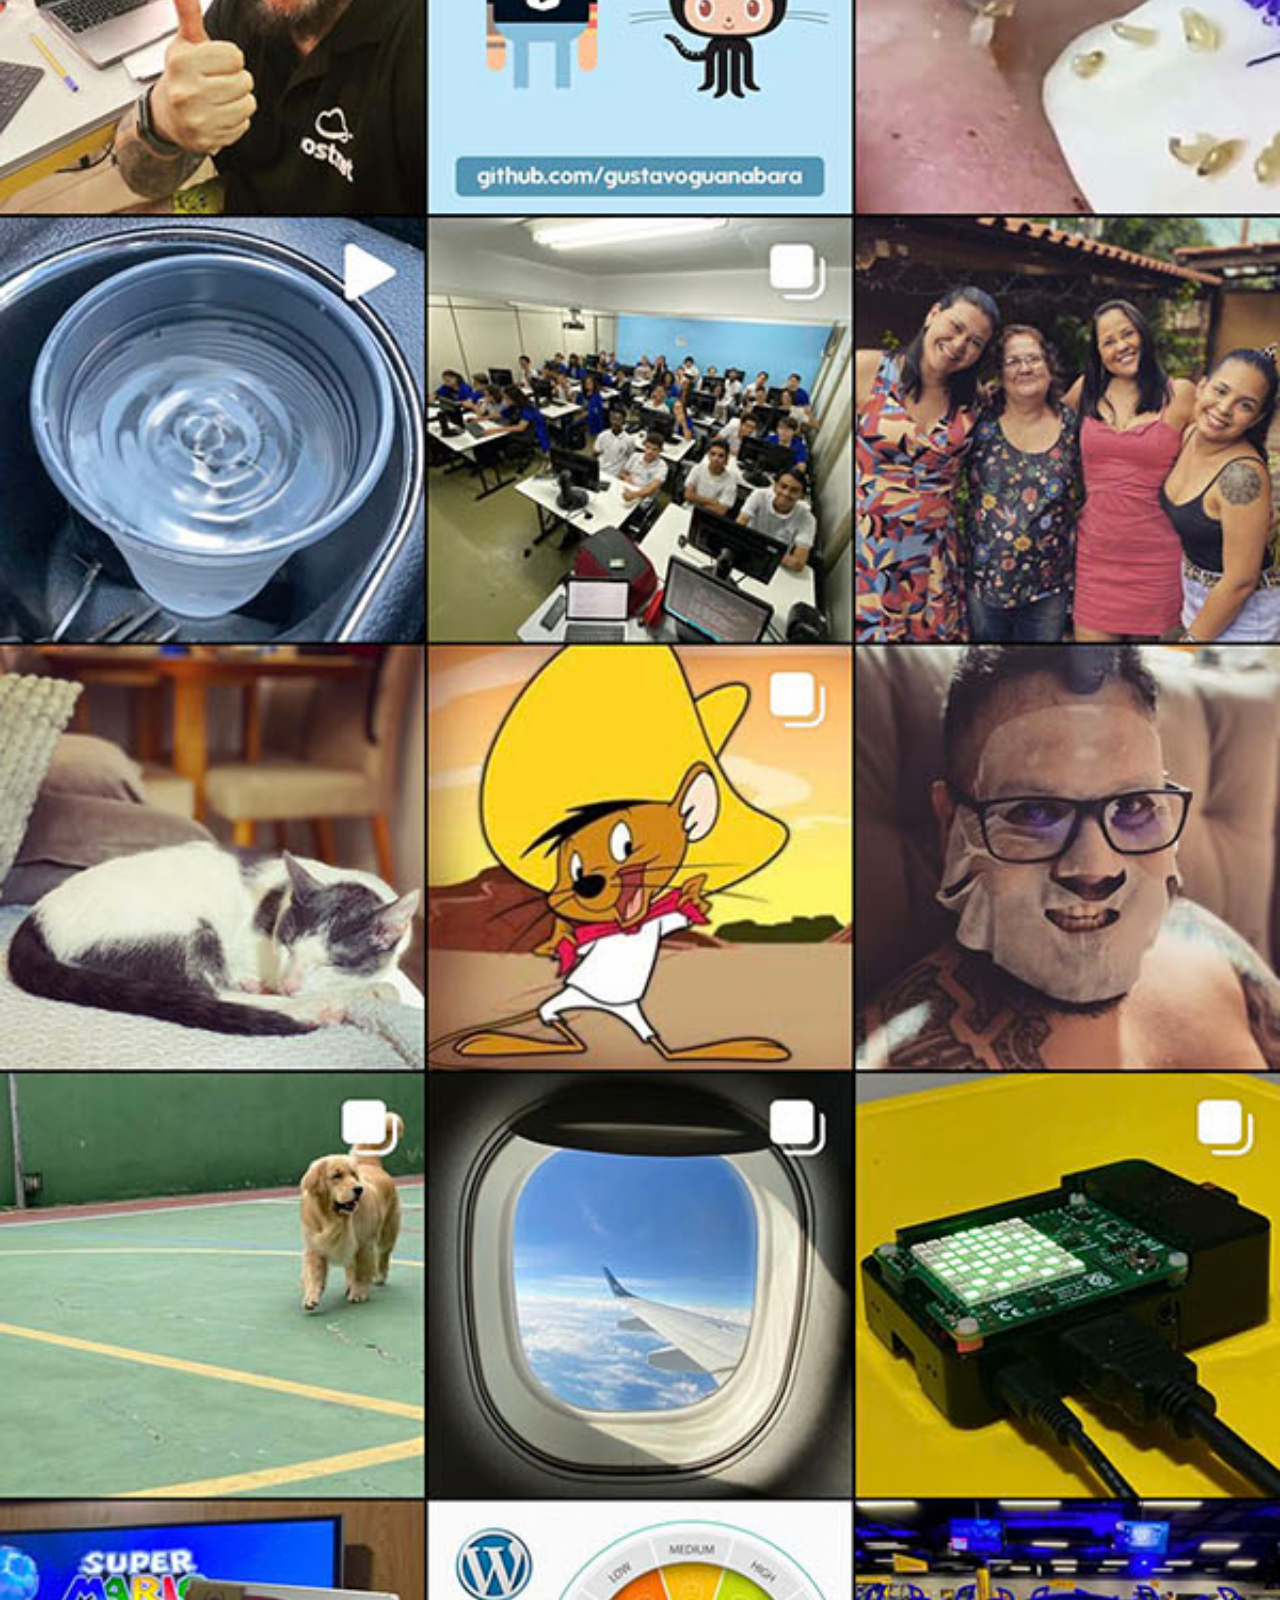
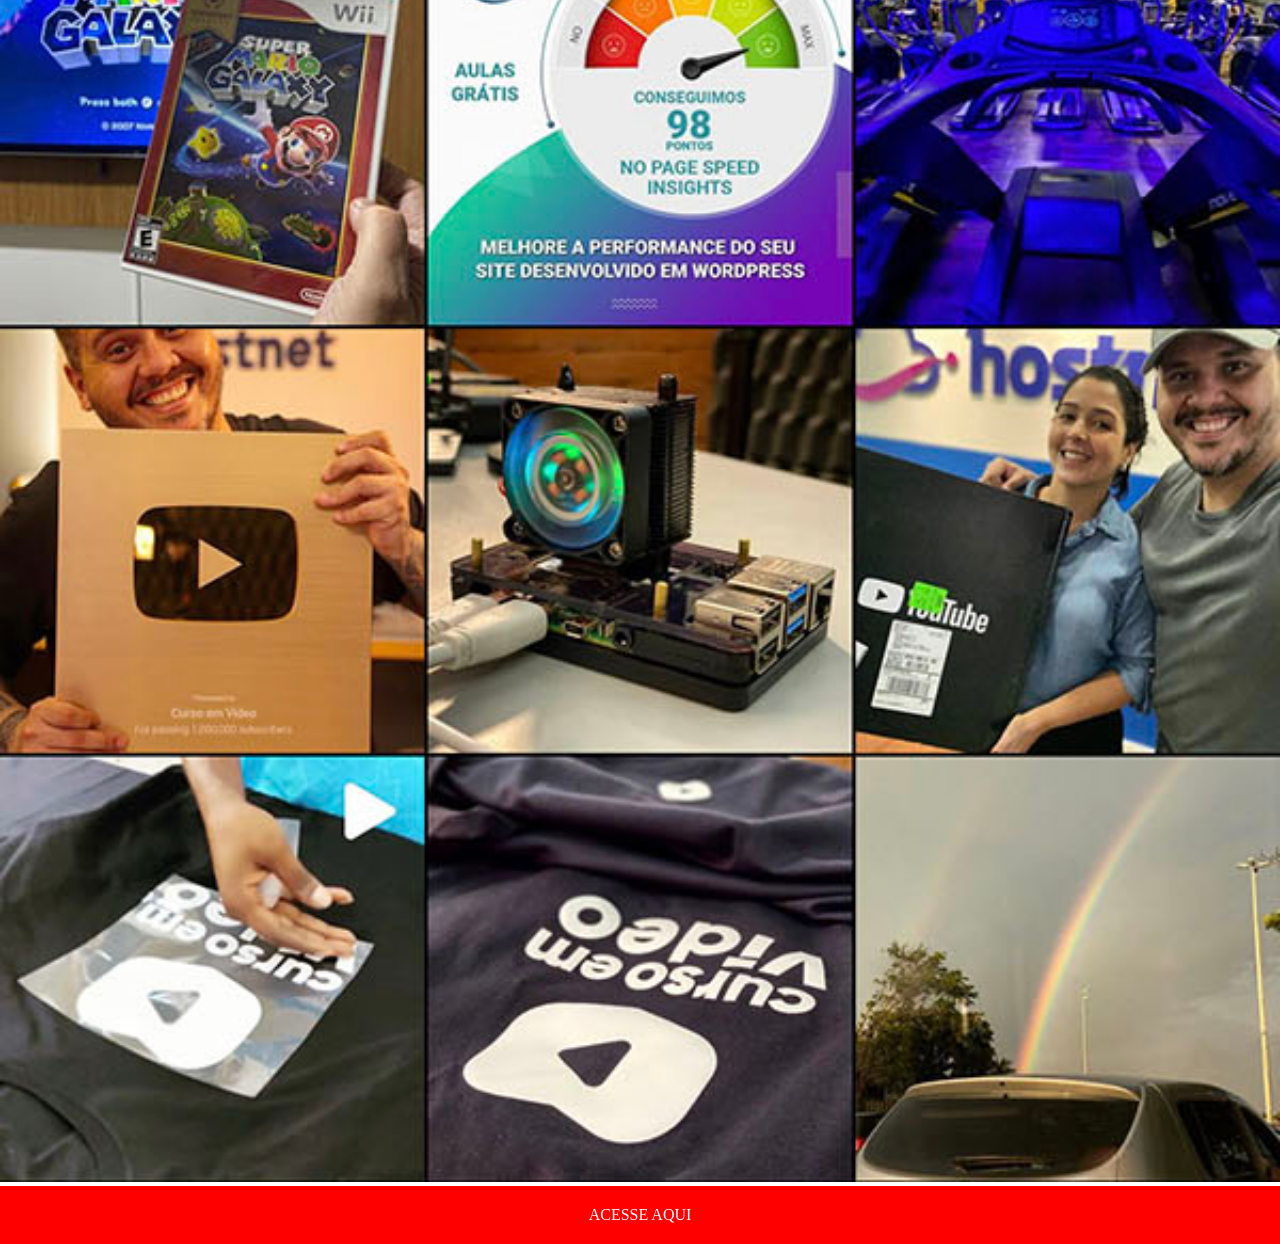
<file: instagram.html>
<!DOCTYPE html>
<html lang="en">
<head>
    <meta charset="UTF-8">
    <meta name="viewport" content="width=device-width, initial-scale=1.0">
    <title>Document</title>
    <style>
        *{
            margin: 0;
            padding: 0;
        }

        ::-webkit-scrollbar{
            height: 0;
            width: 0;
        }

        img{
            width: 100vw;
        }

        a{
            padding: 20px;
            background-color: red;
            display: block;
            text-decoration: none;
            color: white;
            text-align: center;
        }
    </style>
</head>
<body>
    <img src="imagens/tela-instagram.jpg" alt="">
    <a href="https://instagram.com/fredinhohz" target="_blank">ACESSE AQUI</a>
</body>
</html>
</file>
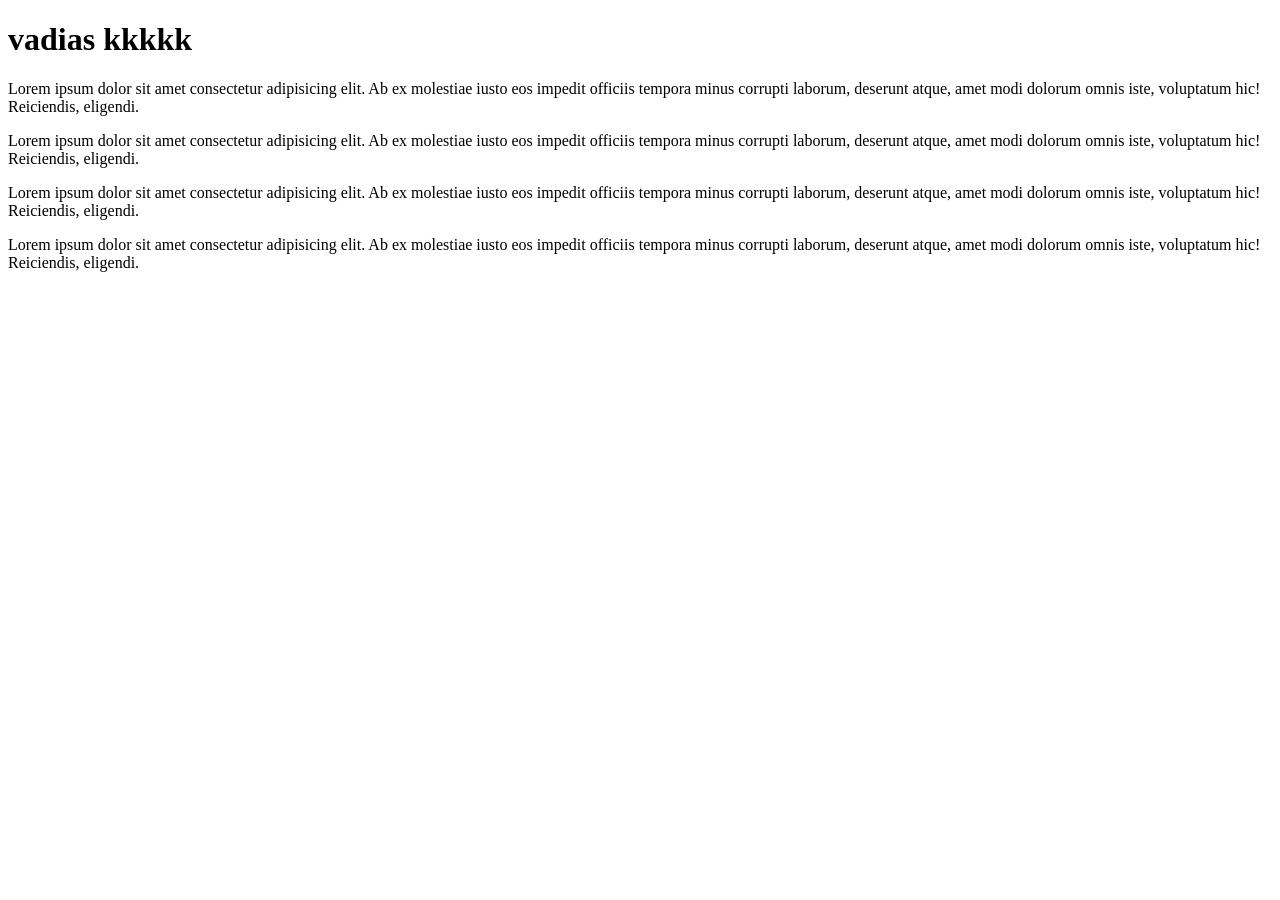
<file: teste.html>
<!DOCTYPE html>
<html lang="en">
<head>
    <meta charset="UTF-8">
    <meta name="viewport" content="width=device-width, initial-scale=1.0">
    <title>Document</title>

    <style>
        body{
            background-color: white;
        }
    </style>
</head>
<body>
    <h1>vadias kkkkk</h1>
    <p>Lorem ipsum dolor sit amet consectetur adipisicing elit. Ab ex molestiae iusto eos impedit officiis tempora minus corrupti laborum, deserunt atque, amet modi dolorum omnis iste, voluptatum hic! Reiciendis, eligendi.</p>
    <p>Lorem ipsum dolor sit amet consectetur adipisicing elit. Ab ex molestiae iusto eos impedit officiis tempora minus corrupti laborum, deserunt atque, amet modi dolorum omnis iste, voluptatum hic! Reiciendis, eligendi.</p>
    <p>Lorem ipsum dolor sit amet consectetur adipisicing elit. Ab ex molestiae iusto eos impedit officiis tempora minus corrupti laborum, deserunt atque, amet modi dolorum omnis iste, voluptatum hic! Reiciendis, eligendi.</p>
    <p>Lorem ipsum dolor sit amet consectetur adipisicing elit. Ab ex molestiae iusto eos impedit officiis tempora minus corrupti laborum, deserunt atque, amet modi dolorum omnis iste, voluptatum hic! Reiciendis, eligendi.</p>
</body>
</html>
</file>
<file: style/style.css>
@charset "UTF-8";

html, body{
    font-family: Arial, Helvetica, sans-serif;
    font-size: 16px;
    padding: 0;
    margin: 0;
    height: 98vh;
    width: 98vw;
}

body{
    background-image: url(../imagens/fundo-madeira.jpg);
    background-repeat: no-repeat;
    background-position: right center;
    background-size:cover;
    background-attachment: fixed;
}

section.telefone{
    margin:0 auto;
    height: 900px;
    width: 450px;
    position: relative;

    background-image: url(../imagens/frame-iphone.png);
    background-repeat: no-repeat;
    background-position: right center;
    background-attachment: cover;
    background-size: contain;

}

.tela{
    position: absolute;
    top: 50%;
    left: 50%;
    height: 676px;
    width: 386px;
    transform: translate(-48.6%, -49%);
    border: 1px solid rgba(0, 0, 0, 0.06);
}

#redessociais{
    text-align: right;
}

.logos{
    width: 50px;
    border-radius: 50%;
    box-sizing: border-box;
}

.logos:hover{
    border: 5px solid aquamarine;
    transform: translate(-3px, -3px);
    transition: transform .3s border .5s;
}

li{
    list-style: none;
}
</file>
